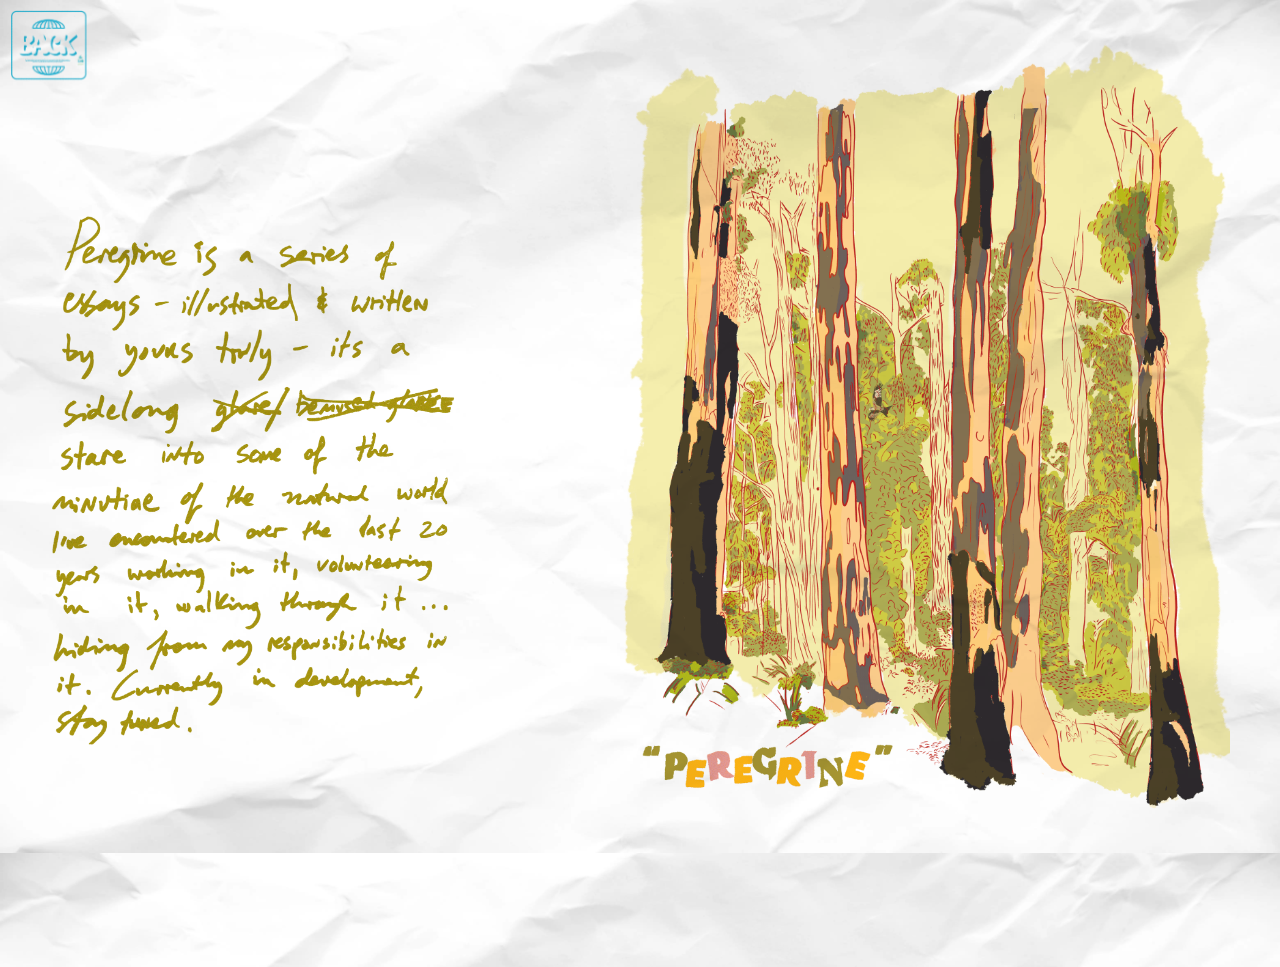
<file: pages/peregrine/peregrine.html>
<!--doctype HTML-->
<html>
    <head>
        <title> 🌳Paul Cumming - Peregrine🌳</title>
 
        <meta name="viewport" content="width=device-width", initial-scale=1, charset="utf-8"/>
        <link rel="stylesheet" type= text/css href="peregrine.css">
    </head>
    <body>
        <div>
            <a href="javascript:setTimeout(()=>{window.location = '../../index.html'},1100);"><img src="../../imagesab/back.gif" class="gamehusk"></a>
          </div>
          <div class="loadcontainer" id="loadcontainer">
            <div>
             <img class="loadinggif" src="../loading/LOADING.gif" alt="loading gif" id="loader">
            </div>
            <div class="whiteOut" id="whiteOut">
            </div>
           </div>
        <div class="container" id="container">
                <img src="Tranks3.gif" class="mainpic" id="mainpic" alt="Paul Cumming - Tree illustration">
                <img src="words.webp" class="wordpic" id="wordpic" alt="Paul Cumming - Peregrine description">
        </div>
        <script src="peregrine.js"></script>
    </body>
</html>
</file>
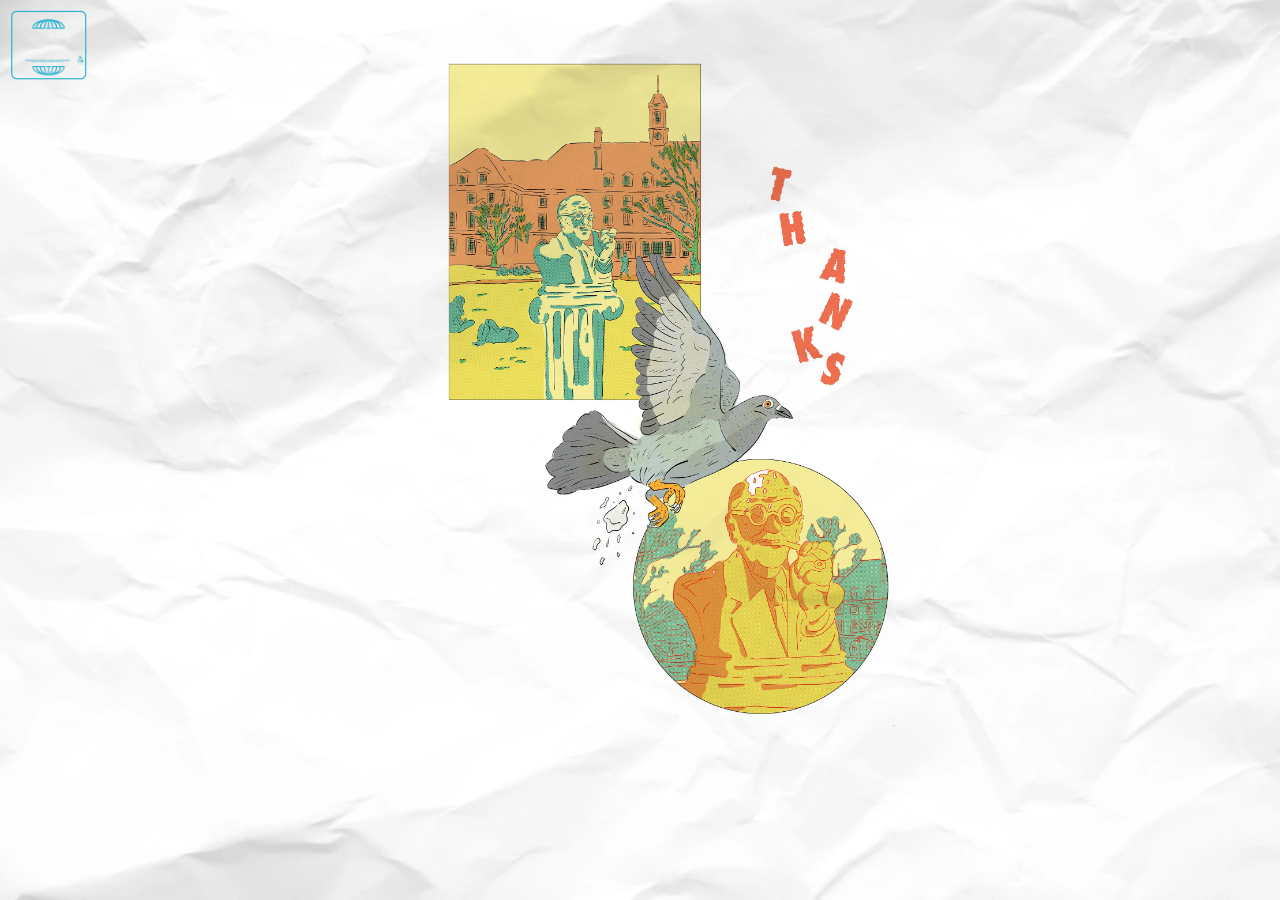
<file: pages/thanks/thanks.html>
<!--doctype HTML-->
<html>
    <head>
        <title> 🌳Thankyou🌳</title>
 
        <meta name="viewport" content="width=device-width", initial-scale=1, charset="utf-8"/>
        <link rel="stylesheet" type= text/css href="thanks.css">
    </head>
    <body>
        <div>
            <a href="javascript:setTimeout(()=>{window.location = '../../index.html'},1100);"><img src="../../imagesab/back.gif" class="gamehusk"></a>
        </div>
        <div class="picwrap" id="picwrap">
            <img src="thanks.webp" class="mainpic" id="mainpic" alt="Paul Cumming - thanks, pigeon">
        </div>
    </body>
</html>
</file>
<file: pages/peregrine/peregrine.css>
body {
    max-width: 100%;
    background-color: white;
    background-image: url(../Gallery_Page/galleryimg/crinkled.webp);
    background-repeat: repeat; 
    background-size: contain;
    background-blend-mode: luminosity;
    overflow-x: hidden;
  }

  .js-loading *,
  .js-loading *:before,
  .js-loading *:after {
  animation-play-state: paused !important;
}

  .gamehusk{
    position: fixed;
    top: 10;
    left: 10;
    width: 10vw;
    height: auto;
    z-index: 1000;

  }

  .loadinggif {
    display: block;
    position: absolute;
    margin-left: 30vw;
    margin-top: 20%;
    place-items: center;
    max-width: 25vw;
    mix-blend-mode: normal;
    z-index: 3000;
  }

.loadinggif img {
    width: 100%;
    height: 100%;
}

.whiteOut{
  position: absolute;
  background-color: white;
  width: 100vw;
  height: 100vh;
  z-index: 2500;
  opacity: 1;
  transition: opacity 1s ease-in-out;
}

  .container{
    display: flex;
    flex-direction: column;
    padding: 5vw;
  } 
  .mainpic{
    max-width: 100%;
    max-height: 100%;
    mix-blend-mode: multiply;
  } 
  .wordpic {
    max-width: 60%;
    max-height: auto;
    mix-blend-mode: multiply;
    align-self: center;
    margin-left: -350%;
    padding-top: 0vw;
    animation-name: wordy;
    animation-duration: 2s;
    animation-delay: 1.5s;
    animation-iteration-count: 1;
    animation-fill-mode: forwards;
  }
  @keyframes wordy {
    from {margin-left: -350%}
    to   {margin-left: 0%}
  }

  @media screen and (orientation: landscape){
    body{
      background-image: url(../Gallery_Page/galleryimg/crinkled2.webp);
    }
    
    .container{
        padding: 2%;
        max-width: 100%;
        display: flex;
        flex-direction: row-reverse;
        justify-content: center;
        gap: 10rem;
    }

    .loadinggif {
      margin-left: 35vw;
      margin-top: 10%;
    }

    .mainpic{
        max-height:100vh;
        max-width: auto;
    }
    .wordpic{
        max-height: 60vh;
        max-width: auto;

    }
    .gamehusk{
      position: fixed;
      top: 10;
      left: 10;
      width: 6vw;
      height: auto;
      z-index: 1000;
  
    }

}
</file>
<file: pages/thanks/thanks.css>
body {
    max-width: 100%;
    background-color: white;
    background-image: url(crinkled.webp);
    background-repeat: repeat; 
    background-size: cover;
    background-blend-mode: luminosity;
    overflow-x: hidden;
  }
  .gamehusk{
    position: fixed;
    top: 10;
    left: 10;
    width: 10vw;
    height: auto;
    z-index: 1000;

  }
.picwrap {
    display: block;
    padding: 5vw;
    max-width: 95vw;
    max-height: auto;
    object-fit: contain;  
}

.picwrap img{
    max-width: 100%;
    max-height: 100%;
    mix-blend-mode: multiply;
}

@media screen and (orientation: landscape){
    body{
        background-image: url(crinkled2.webp);
    }
    .gamehusk{
        position: fixed;
        top: 10;
        left: 10;
        width: 6vw;
        height: auto;
        z-index: 1000;
    
      }
      .picwrap {
        display: block;
        margin-top: 2%;
        margin-left: 27%;
        padding-top: 0%;
        max-height: 95vh;
        max-width: 40%;
        object-fit: contain;  
    }
    
    .picwrap img{
        max-width: 100%;
        max-height: 100%;
        mix-blend-mode: multiply;
    }
}
</file>
